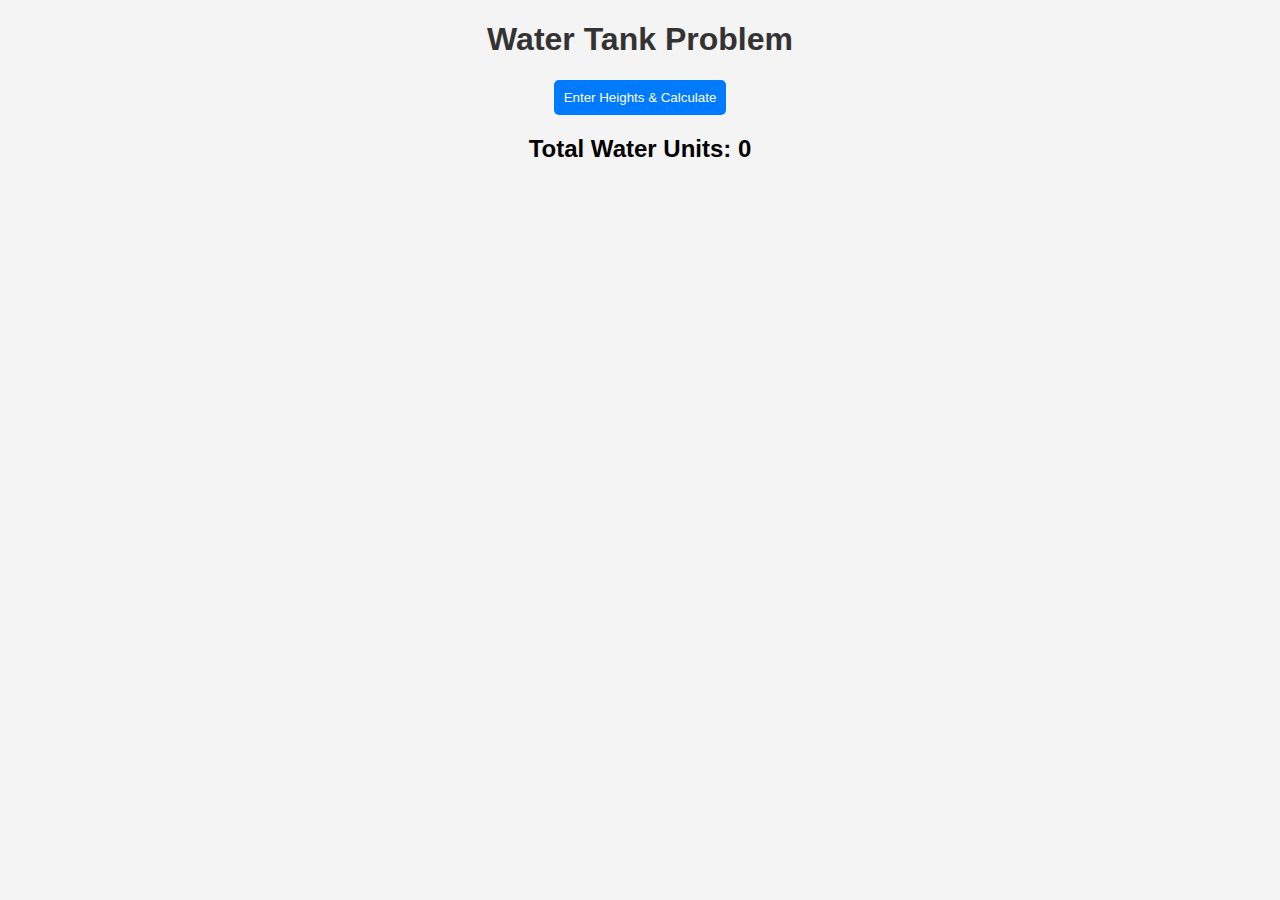
<file: Index.html>
<!DOCTYPE html>
<html lang="en">
<head>
    <meta charset="UTF-8">
    <meta name="viewport" content="width=device-width, initial-scale=1.0">
    <title>Water Tank Problem</title>
    <link rel="stylesheet" href="style.css">
</head>
<body>
    <h1>Water Tank Problem</h1>
    <button onclick="calculateWater()">Enter Heights & Calculate</button>
    
    <div id="table-container"></div> 
    <h2 id="water-result">Total Water Units: 0</h2>
    <div id="result-table-container"></div>
  
    <script src="index.js"></script>
</body>
</html>
</file>
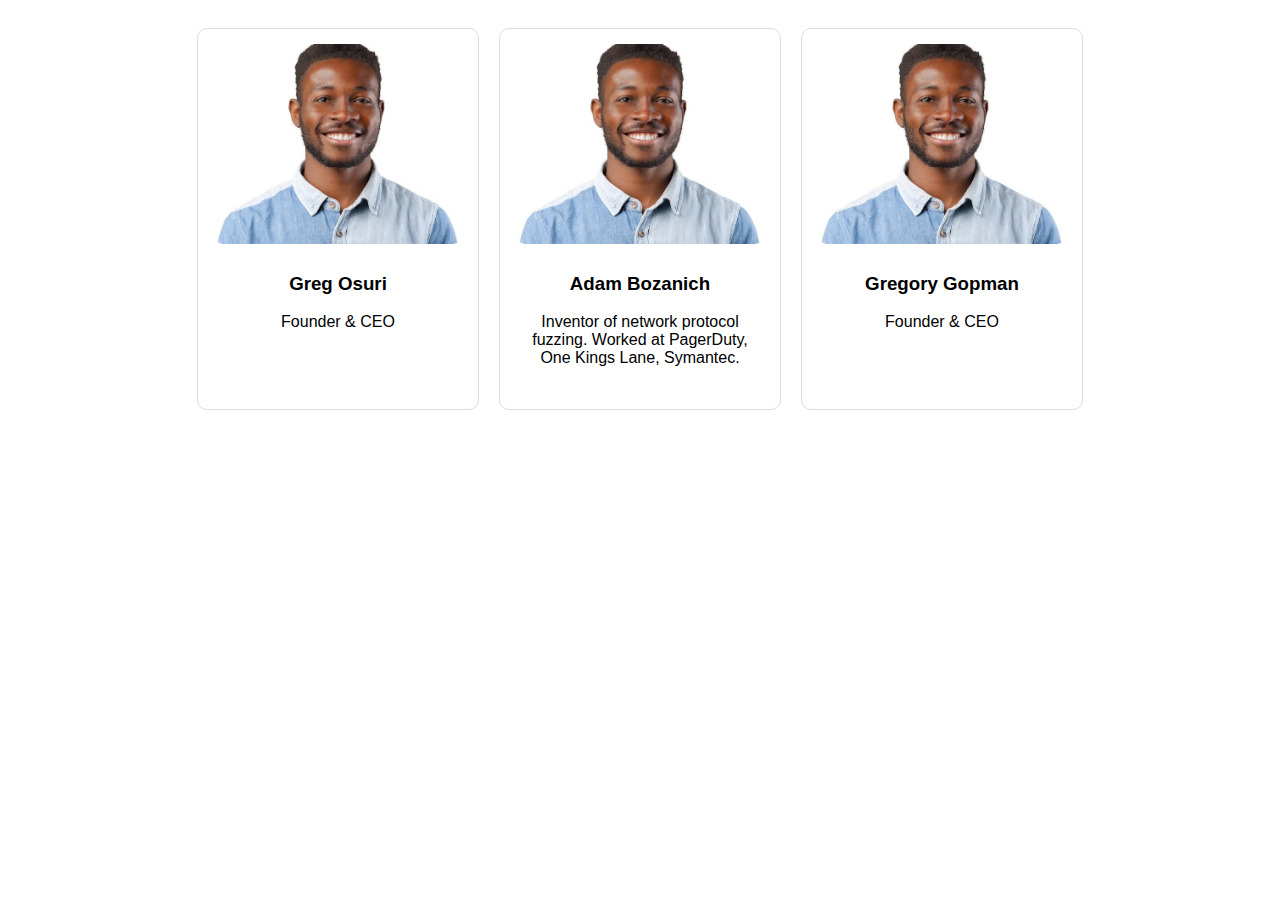
<file: task.html>
<!DOCTYPE html>


 

<html lang="en">


 

<head>


 

    <meta charset="UTF-8">


 

    <meta name="viewport" content="width=device-width, initial-scale=1.0">


 

    <title>Frontend Skill Test - Section 4</title>


 

    <link rel="stylesheet" href="task.css">


 

</head>


 

<body>


 

    <section>


 

        <div class="container">


 

            <div class="card">


 

                <img class="card-img-top" src="person.jpg" alt="Greg Osuri">


 

                <div class="details">


 

                    <h3>Greg Osuri</h3>


 

                    <p>Founder & CEO</p>

                </div>


 

            </div>


 

            <div class="card center">


 

                <img class="card-img-top" src="person.jpg" alt="Adam Bozanich">


 

                <div class="details">


 

                    <h3>Adam Bozanich</h3>


 

                    <p>Inventor of network protocol fuzzing. Worked at PagerDuty, One Kings Lane, Symantec.</p>


 

                </div>


 

            </div>


 

            <div class="card">


 

                <img class="card-img-top" src="person.jpg" alt="Gregory Gopman">


 

                <div class="details">


 

                    <h3>Gregory Gopman</h3>


 

                    <p>Founder & CEO</p>

                </div>


 

            </div>


 

        </div>


 

    </section>


 

</body>


 

</html>
</file>
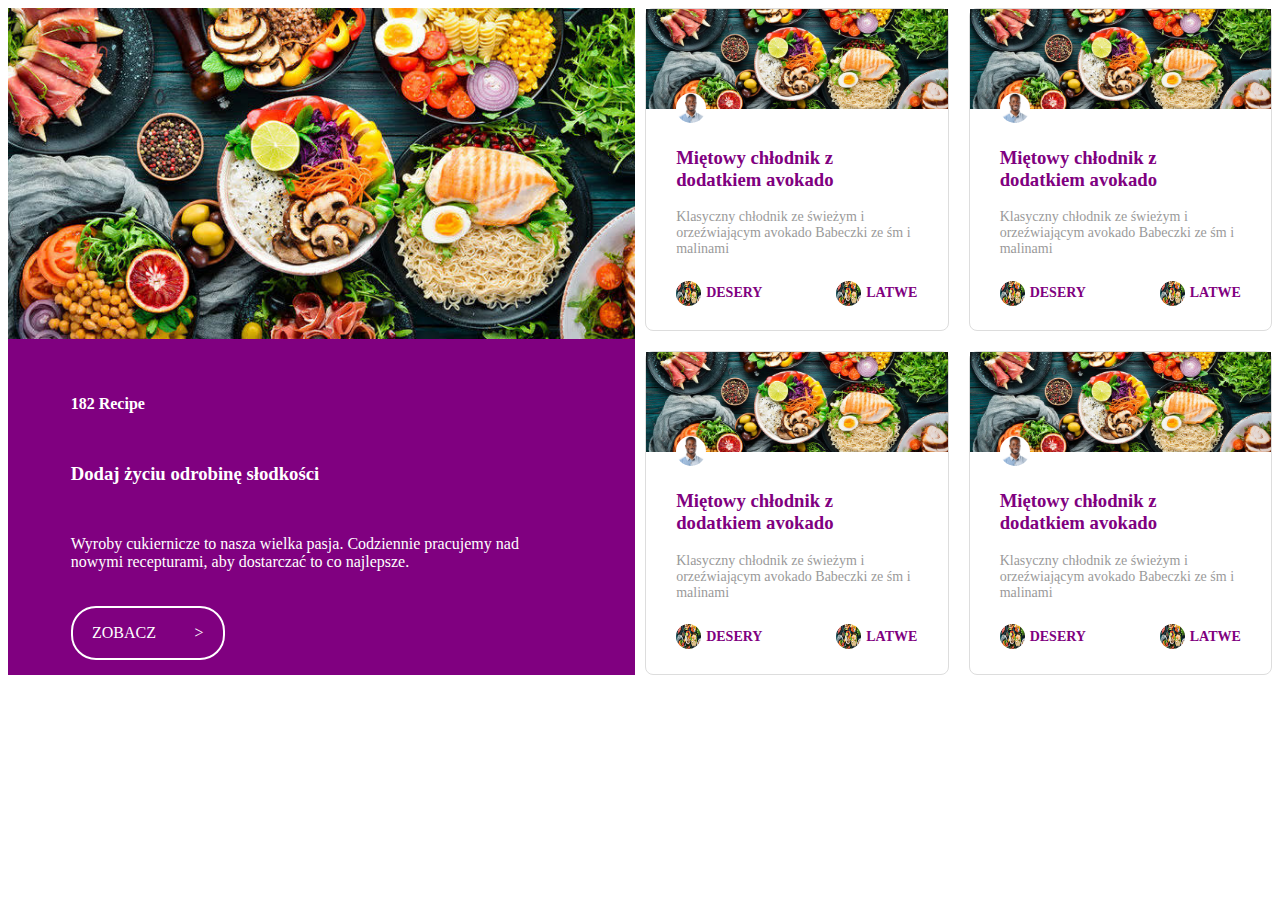
<file: task1.html>
<!DOCTYPE html>

<html lang="en">


 

<head>

    <meta charset="UTF-8">

    <meta name="viewport" content="width=device-width, initial-scale=1.0">

    <title>Custom Card</title>

    <style>

        .card {

            width: 50%;

            height: 100%;

            border: 1px solid #ddd;

            border-radius: 8px;

            overflow: hidden;

        }


 

        .cards {

            width: 100%;

            border: 1px solid #ddd;

            border-radius: 8px;

        }


 

        /* .card:hover {

            transform: scale(1.05);

        } */


 

        .card-img-top {

            width: 100%;

            /* height: 180px; */

            height: 50%;

            object-fit: cover;

        }


 

        .card-img-topcls {

            width: 100%;

            height: 100px;

            object-fit: cover;

        }


 

        .card-body {

            padding: 15px;

            padding-left: 10%;

            padding-right: 10%;

        }


 

        .card-text {

            font-size: 14px;

            color: #333;

            opacity: 50%;

        }


 

        .buttoncls {

            /* margin-top: 100px; */

            width: 150px;

            height: 50px;

            border-radius: 25px;

            border: 2px solid white;

            text-align: center;

            color: white;

        }


 

        .card1 {

            width: 50%;

            display: flex;

            flex-direction: column;

            gap: 20px;

            align-items: center;

        }


 

        .card6 {

            width: 50%;

            display: flex;

            flex-direction: column;

            gap: 20px;

            align-items: center;

        }


 

        .card2 {

            display: flex;

            justify-content: center;

            align-items: start;

            height: 50%;

            gap: 20px;

            position: relative;

        }


 

        .card-btn {

            display: flex;

            justify-content: space-between;

            align-items: center;

            gap: 5px;

        }


 

        .img-card-small {

            height: 25px;

            width: 25px;

            border-radius: 50%;

        }


 

        .profile-card {

            height: 30px;

            width: 30px;

            border-radius: 50%;

            position: absolute;

            bottom: -10px;

            left: 30px;

        }


 

        .card-title-text {

            margin-bottom: 20px;

            padding-bottom: 30px;

            color: white;

            /* background-color: rgb(73, 111, 234); */

        }


 

        .card-text-para {

            color: white;

        }


 

        .card-title,

        .card-text-para-1 {

            color: purple;


 

        }


 

        .card-text-para-1 {

            font-size: 14px;

            font-weight: bold;

        }


 

        .card-body-1 {

            display: flex;

            gap: 10px;

        }


 

        @media (max-width: 800px) {

            .card-body-1 {

                display: flex;

                flex-direction: column;

                gap: 15px;

            }


 

            .container {

                display: flex;

                flex-direction: column;

            }


 

            .card1 {

                width: 100%;

                display: flex;

                flex-direction: column;

                gap: 20px;

                align-items: center;

            }


 

            .card6 {

                width: 100%;

                display: flex;

                flex-direction: column;

                gap: 20px;

                align-items: center;

            }

        }


 

        @media (max-width: 400px) {

            .card2{

                flex-direction: column;

            }

        }

    </style>

</head>


 

<body>

    <div class="container">

        <div class="card-body-1">

            <div class="card1" style="background-color: rgb(128, 0, 128);">

                <img class="card-img-top" src="image.jpg" alt="Card image cap">

                <div class="card-body">

                    <h4 class="card-title-text"> 182 Recipe</h4>

                    <div style="margin-bottom: 35px;">

                        <h3 class="card-title-text">Dodaj życiu odrobinę słodkości</h3>

                        <p class="card-text-para">Wyroby cukiernicze to nasza wielka pasja. Codziennie pracujemy nad

                            nowymi recepturami, aby dostarczać to co najlepsze.</p>

                    </div>

                    <div class="buttoncls" style="display: flex; justify-content: space-around;">

                        <p> ZOBACZ </p>

                        <p> ></p>

                    </div>

                </div>

            </div>

            <div class="card6">


 

                <div class="card2">

                    <div class="cards">

                        <div style="position: relative;">

                            <img class="card-img-topcls" src="image.jpg" alt="Card image cap">

                            <img src="./person.jpg" class="profile-card" />

                        </div>

                        <div class="card-body">

                            <h3 class="card-title"> Miętowy chłodnik z dodatkiem avokado</h3>

                            <p class="card-text">Klasyczny chłodnik ze świeżym i orzeźwiającym avokado

                                Babeczki ze śm i malinami</p>

                            <div class="card-btn">

                                <div class="card-btn">

                                    <img class="img-card-small" src="./image.jpg" />

                                    <p class="card-text-para-1">DESERY</p>

                                </div>

                                <div class="card-btn">

                                    <img class="img-card-small" src="./image.jpg" />

                                    <p class="card-text-para-1">LATWE</p>

                                </div>

                            </div>

                        </div>

                    </div>

                    <div class="cards">

                        <div style="position: relative;">

                            <img class="card-img-topcls" src="image.jpg" alt="Card image cap">

                            <img src="./person.jpg" class="profile-card" />

                        </div>

                        <div class="card-body">

                            <h3 class="card-title"> Miętowy chłodnik z dodatkiem avokado</h3>

                            <p class="card-text">Klasyczny chłodnik ze świeżym i orzeźwiającym avokado

                                Babeczki ze śm i malinami</p>

                            <div class="card-btn">

                                <div class="card-btn">

                                    <img class="img-card-small" src="./image.jpg" />

                                    <p class="card-text-para-1">DESERY</p>

                                </div>

                                <div class="card-btn">

                                    <img class="img-card-small" src="./image.jpg" />

                                    <p class="card-text-para-1">LATWE</p>

                                </div>

                            </div>

                        </div>

                    </div>

                </div>

                <div class="card2">

                    <div class="cards">

                        <div style="position: relative;">

                            <img class="card-img-topcls" src="image.jpg" alt="Card image cap">

                            <img src="./person.jpg" class="profile-card" />

                        </div>

                        <div class="card-body">

                            <h3 class="card-title"> Miętowy chłodnik z dodatkiem avokado</h3>

                            <p class="card-text">Klasyczny chłodnik ze świeżym i orzeźwiającym avokado

                                Babeczki ze śm i malinami</p>

                            <div class="card-btn">

                                <div class="card-btn">

                                    <img class="img-card-small" src="./image.jpg" />

                                    <p class="card-text-para-1">DESERY</p>

                                </div>

                                <div class="card-btn">

                                    <img class="img-card-small" src="./image.jpg" />

                                    <p class="card-text-para-1">LATWE</p>

                                </div>

                            </div>

                        </div>

                    </div>

                    <div class="cards">

                        <div style="position: relative;">

                            <img class="card-img-topcls" src="image.jpg" alt="Card image cap">

                            <img src="./person.jpg" class="profile-card" />

                        </div>

                        <div class="card-body">

                            <h3 class="card-title">Miętowy chłodnik z dodatkiem avokado</h3>

                            <p class="card-text">Klasyczny chłodnik ze świeżym i orzeźwiającym avokado

                                Babeczki ze śm i malinami</p>

                            <div class="card-btn">

                                <div class="card-btn">

                                    <img class="img-card-small" src="./image.jpg" />

                                    <p class="card-text-para-1">DESERY</p>

                                </div>

                                <div class="card-btn">

                                    <img class="img-card-small" src="./image.jpg" />

                                    <p class="card-text-para-1">LATWE</p>

                                </div>

                            </div>

                        </div>

                    </div>

                </div>

            </div>

        </div>

    </div>

</body>

</html>
</file>
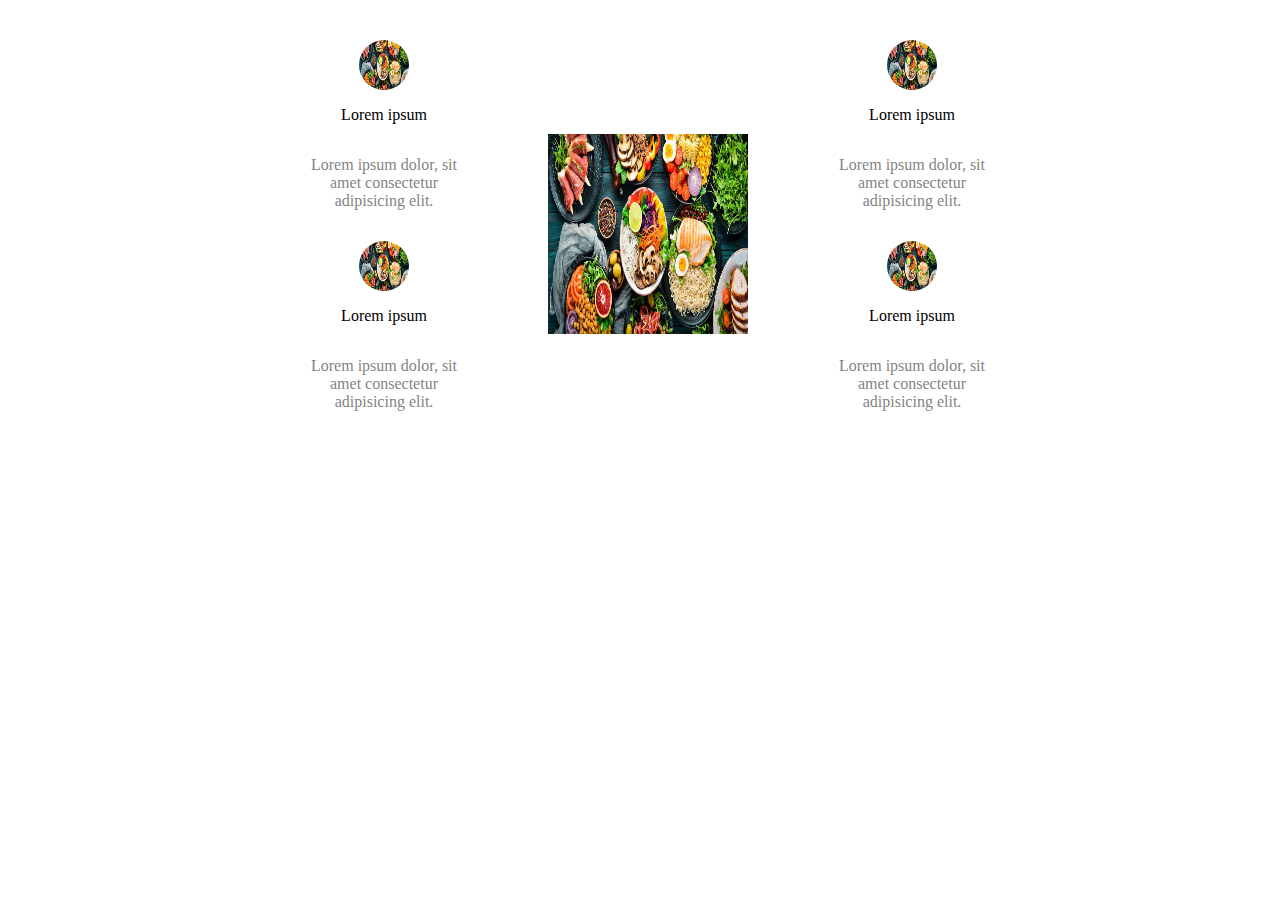
<file: task4.html>
<!DOCTYPE html>
<html lang="en">
<head>
    <meta charset="UTF-8">
    <meta name="viewport" content="width=device-width, initial-scale=1.0">
    <title>Section 4 - Box Layout</title>
    <style>
        .container {
            max-width: 1200px;
            margin: 20px auto;
            padding: 20px;
        }

        .boxclass {
            display: flex;
            width: 95vw;
            justify-content: center;
            gap: 5vw;
        }

        .imgclass {
            display: flex;
            justify-content: center;
            align-items: center;
        }

        .imgclass-1 {
            display: none;
        }

        .imgclss {
            width: 200px;
            height: 200px;
        }

        .boxcl {
            display: flex;
            flex-direction: column;
            justify-content: space-between;
            gap: 15px;
        }

        .item {
            display: flex;
            justify-content: center;
            flex-direction: column;
            align-items: center;
            width: 200px;
        }

        .imgcls {
            border-radius: 50%;
            height: 50px;
            width: 50px;
        }

        .paracls {
            width: 150px;
            font-weight: lighter;
            color: black;
            opacity: 50%;
            text-align: center;
        }

        @media (max-width: 800px) {
            .container {
                flex-direction: column;
                align-items: center;
            }

            .imgclass {
                display: none;
            }

            .imgclass-1 {
                display: flex;
                width: 100vw;
                justify-content: center;
            }

            .boxclass {
                flex-direction: row;
                flex-wrap: wrap;
                justify-content: center;
            }

            .boxcl {
                display: flex;
                flex-direction: column;
                gap: 10px;
            }
        }
    </style>
</head>
<body>
    <section>
        <div class="container">
            <div class="boxclass">
                <div class="imgclass-1">
                    <img src="./image.jpg" class="imgclss" />
                </div>
                <div class="boxcl">
                    <div class="item">
                        <img src="./image.jpg" class="imgcls"/>
                        <p>Lorem ipsum</p>
                        <p class="paracls">Lorem ipsum dolor, sit amet consectetur adipisicing elit.</p>
                    </div>
                    <div class="item">
                        <img src="./image.jpg" class="imgcls"/>
                        <p>Lorem ipsum</p>
                        <p class="paracls">Lorem ipsum dolor, sit amet consectetur adipisicing elit.</p>
                    </div>
                </div>
                <div class="imgclass">
                    <img src="./image.jpg" class="imgclss" />
                </div>
                <div class="boxcl">
                    <div class="item">
                        <img src="./image.jpg" class="imgcls" />
                        <p>Lorem ipsum</p>
                        <p class="paracls">Lorem ipsum dolor, sit amet consectetur adipisicing elit.</p>
                    </div>
                    <div class="item">
                        <img src="./image.jpg" class="imgcls"/>
                        <p>Lorem ipsum</p>
                        <p class="paracls">Lorem ipsum dolor, sit amet consectetur adipisicing elit.</p>
                    </div>
                </div>
            </div>
        </div>
    </section>
</body>
</html>
</file>
<file: style.css>
body {

    font-family: Arial, sans-serif;


    text-align: center;


 

    margin: 20px;


 

    background-color: #f4f4f4;


 

}




 

button {


 

    padding: 10px;


 

    cursor: pointer;


 

    background-color: #007bff;


 

    color: white;


 

    border: none;


 

    border-radius: 5px;


 

}




 

button:hover {


 

    background-color: #0056b3;


 

}




 

h1 {


 

    color: #333;


 

}


 

#water-result{


 

  text-align: center;


 

  padding-left: 3;


 

}


 

#table-container, #result-table-container {


 

    display: flex;


 

    justify-content: center;


 

    margin-top: 0px;


 

}




 

table {


 

    border-collapse: collapse;


 

    margin-top: 10px;


 

}




 

td {


 

    width: 80px;


 

    height: 20px;


 

    border: 1px solid black;


 

    text-align: center;


 

    background-color: white; /* Default empty cell */


 

}




 

.block {


 

    background-color: yellow; /* Blocks are yellow */


 

}




 

.water {


 

    background-color: skyblue; /* Water is sky blue */


 

}

@media (max-width: 450px) {

   .water-result{

    text-align: left;

   }

}
</file>
<file: task.css>
body {

    font-family: Arial, sans-serif;

}

.container {

    display: flex;

    flex-wrap: wrap;

    justify-content: center;

    gap: 20px;

    max-width: 1200px;

    margin: auto;

    padding: 20px;

}

.card {

    width: 250px;

    height: 350px;

    border: 1px solid #ddd;

    border-radius: 10px;

    overflow: hidden;

    display: flex;

    flex-direction: column;

    align-items: center;

    position: relative;

    text-align: center;

    transition: transform 0.3s ease-in-out;

    background: white;

    padding: 15px;

}


 

.card-img-top {


 

    width: 100%;


 

    height: 200px;


 

    object-fit: cover;


 

    border-radius: 10px;


 

}


 

.details {


 

    padding: 10px;


 

    text-align: center;


 

}


 

.social-icons {


 

    display: flex;


 

    justify-content: center;


 

    gap: 10px;


 

    margin-top: 10px;


 

}


 

.social-icons img {


 

    width: 20px;


 

    height: 20px;


 

}




 

.card:hover {


 

    transform: scale(1.1);


 

}


 

@media (max-width: 768px) {


 

    .container {


 

        flex-direction: column;


 

        align-items: center;

    }


 

    .card {


 

        width: 50%;


 

    }

}
</file>
